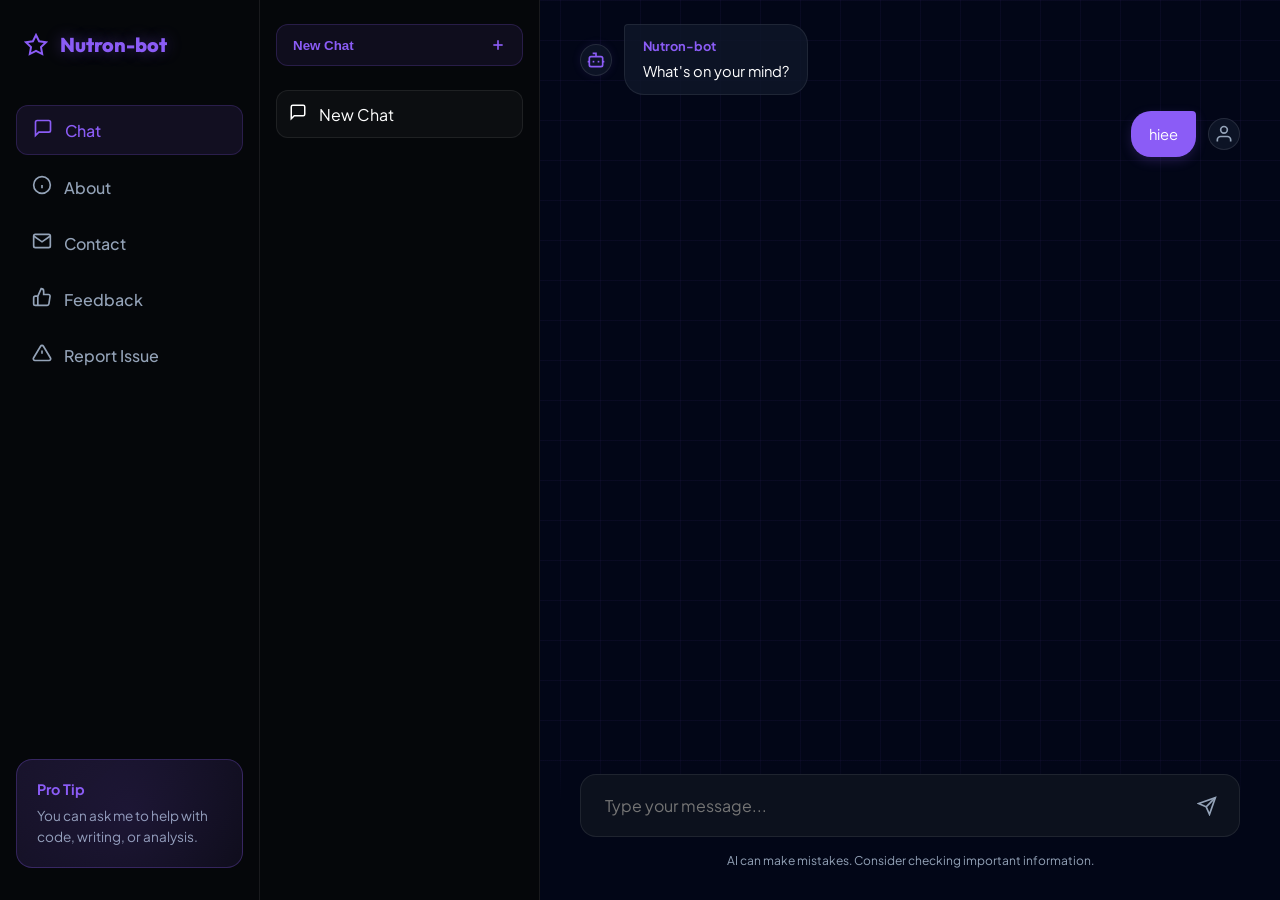
<file: index.html>
<!DOCTYPE html>
<html lang="en">

<head>
    <meta charset="UTF-8">
    <title>Nutron Chat - AI Chat Box</title>
    <meta name="viewport" content="width=device-width, initial-scale=1.0">
    <link rel="stylesheet" href="../css/style.css?v=2.2">
    <link rel="preconnect" href="https://fonts.googleapis.com">
    <link rel="preconnect" href="https://fonts.gstatic.com" crossorigin>
    <link
        href="https://fonts.googleapis.com/css2?family=Outfit:wght@300;400;500;600;700&family=Plus+Jakarta+Sans:ital,wght@0,200..800;1,200..800&display=swap"
        rel="stylesheet">
    <link rel="manifest" href="manifest.json">
    <link rel="icon" href="favicon.ico">
</head>

<body>
    <div class="main-layout">
        <!-- Sidebar -->
        <aside class="sidebar">
            <div class="sidebar-header">
                <svg width="24" height="24" viewBox="0 0 24 24" fill="none" stroke="currentColor" stroke-width="2">
                    <path
                        d="M12 2l3.09 6.26L22 9.27l-5 4.87 1.18 6.88L12 17.77l-6.18 3.25L7 14.14l-5-4.87 6.91-1.01L12 2z">
                    </path>
                </svg>
                Nutron-bot
            </div>
            <nav class="sidebar-nav">
                <a href="index.html" class="active">
                    <span class="icon">
                        <svg width="20" height="20" viewBox="0 0 24 24" fill="none" stroke="currentColor"
                            stroke-width="2">
                            <path d="M21 15a2 2 0 0 1-2 2H7l-4 4V5a2 2 0 0 1 2-2h14a2 2 0 0 1 2 2z"></path>
                        </svg>
                    </span> Chat
                </a>
                <a href="about.html">
                    <span class="icon">
                        <svg width="20" height="20" viewBox="0 0 24 24" fill="none" stroke="currentColor"
                            stroke-width="2">
                            <circle cx="12" cy="12" r="10"></circle>
                            <line x1="12" y1="16" x2="12" y2="12"></line>
                            <line x1="12" y1="8" x2="12.01" y2="8"></line>
                        </svg>
                    </span> About
                </a>
                <a href="contact.html">
                    <span class="icon">
                        <svg width="20" height="20" viewBox="0 0 24 24" fill="none" stroke="currentColor"
                            stroke-width="2">
                            <path d="M4 4h16c1.1 0 2 .9 2 2v12c0 1.1-.9 2-2 2H4c-1.1 0-2-.9-2-2V6c0-1.1.9-2 2-2z">
                            </path>
                            <polyline points="22,6 12,13 2,6"></polyline>
                        </svg>
                    </span> Contact
                </a>
                <a href="feedback.html">
                    <span class="icon">
                        <svg width="20" height="20" viewBox="0 0 24 24" fill="none" stroke="currentColor"
                            stroke-width="2">
                            <path
                                d="M14 9V5a3 3 0 0 0-3-3l-4 9v11h11.28a2 2 0 0 0 2-1.7l1.38-9a2 2 0 0 0-2-2.3zM7 22H4a2 2 0 0 1-2-2v-7a2 2 0 0 1 2-2h3">
                            </path>
                        </svg>
                    </span> Feedback
                </a>
                <a href="report-issue.html">
                    <span class="icon">
                        <svg width="20" height="20" viewBox="0 0 24 24" fill="none" stroke="currentColor"
                            stroke-width="2">
                            <path
                                d="M10.29 3.86L1.82 18a2 2 0 0 0 1.71 3h16.94a2 2 0 0 0 1.71-3L13.71 3.86a2 2 0 0 0-3.42 0z">
                            </path>
                            <line x1="12" y1="9" x2="12" y2="13"></line>
                            <line x1="12" y1="17" x2="12.01" y2="17"></line>
                        </svg>
                    </span> Report Issue
                </a>
            </nav>
            <div class="pro-tip-card">
                <div class="tip-title">Pro Tip</div>
                <div class="tip-content">You can ask me to help with code, writing, or analysis.</div>
            </div>
        </aside>

        <!-- Conversations Column -->
        <aside class="conv-column">
            <button class="new-chat-btn">
                New Chat
                <svg width="16" height="16" viewBox="0 0 24 24" fill="none" stroke="currentColor" stroke-width="2.5">
                    <line x1="12" y1="5" x2="12" y2="19"></line>
                    <line x1="5" y1="12" x2="19" y2="12"></line>
                </svg>
            </button>
            <div class="conv-list">
                <div class="conv-item active">
                    <span class="chat-icon">
                        <svg width="18" height="18" viewBox="0 0 24 24" fill="none" stroke="currentColor"
                            stroke-width="2">
                            <path d="M21 15a2 2 0 0 1-2 2H7l-4 4V5a2 2 0 0 1 2-2h14a2 2 0 0 1 2 2z"></path>
                        </svg>
                    </span> New Chat
                </div>
            </div>
        </aside>

        <!-- Main Chat Area -->
        <section class="chat-section">
            <div class="chat-messages animate-fade-in" id="chat-messages">
                <!-- AI Message -->
                <div class="message ai">
                    <div class="ai-avatar-wrapper">
                        <svg width="20" height="20" viewBox="0 0 24 24" fill="none" stroke="currentColor"
                            stroke-width="2">
                            <path d="M12 8V4H8"></path>
                            <rect width="16" height="12" x="4" y="8" rx="2"></rect>
                            <path d="M2 14h2"></path>
                            <path d="M20 14h2"></path>
                            <path d="M15 13v2"></path>
                            <path d="M9 13v2"></path>
                        </svg>
                    </div>
                    <div class="bubble ai">
                        <div class="ai-header">Nutron-bot</div>
                        <p>What's on your mind?</p>
                    </div>
                </div>

                <!-- User Message -->
                <div class="message user">
                    <div class="bubble user">
                        <p>hiee</p>
                    </div>
                    <div class="user-avatar-wrapper">
                        <svg width="20" height="20" viewBox="0 0 24 24" fill="none" stroke="currentColor"
                            stroke-width="2">
                            <path d="M20 21v-2a4 4 0 0 0-4-4H8a4 4 0 0 0-4 4v2"></path>
                            <circle cx="12" cy="7" r="4"></circle>
                        </svg>
                    </div>
                </div>
            </div>

            <div class="chat-input-container">
                <div class="input-wrapper">
                    <input type="text" id="user-input" placeholder="Type your message..." autocomplete="off">
                    <button id="send-btn" class="send-btn">
                        <svg width="20" height="20" viewBox="0 0 24 24" fill="none" stroke="currentColor"
                            stroke-width="2">
                            <path d="M22 2L11 13"></path>
                            <path d="M22 2L15 22L11 13L2 9L22 2Z"></path>
                        </svg>
                    </button>
                </div>
                <div class="input-footer">AI can make mistakes. Consider checking important information.</div>
            </div>
        </section>
    </div>
    <script src="../javascript/script.js"></script>
</body>

</html>
</file>
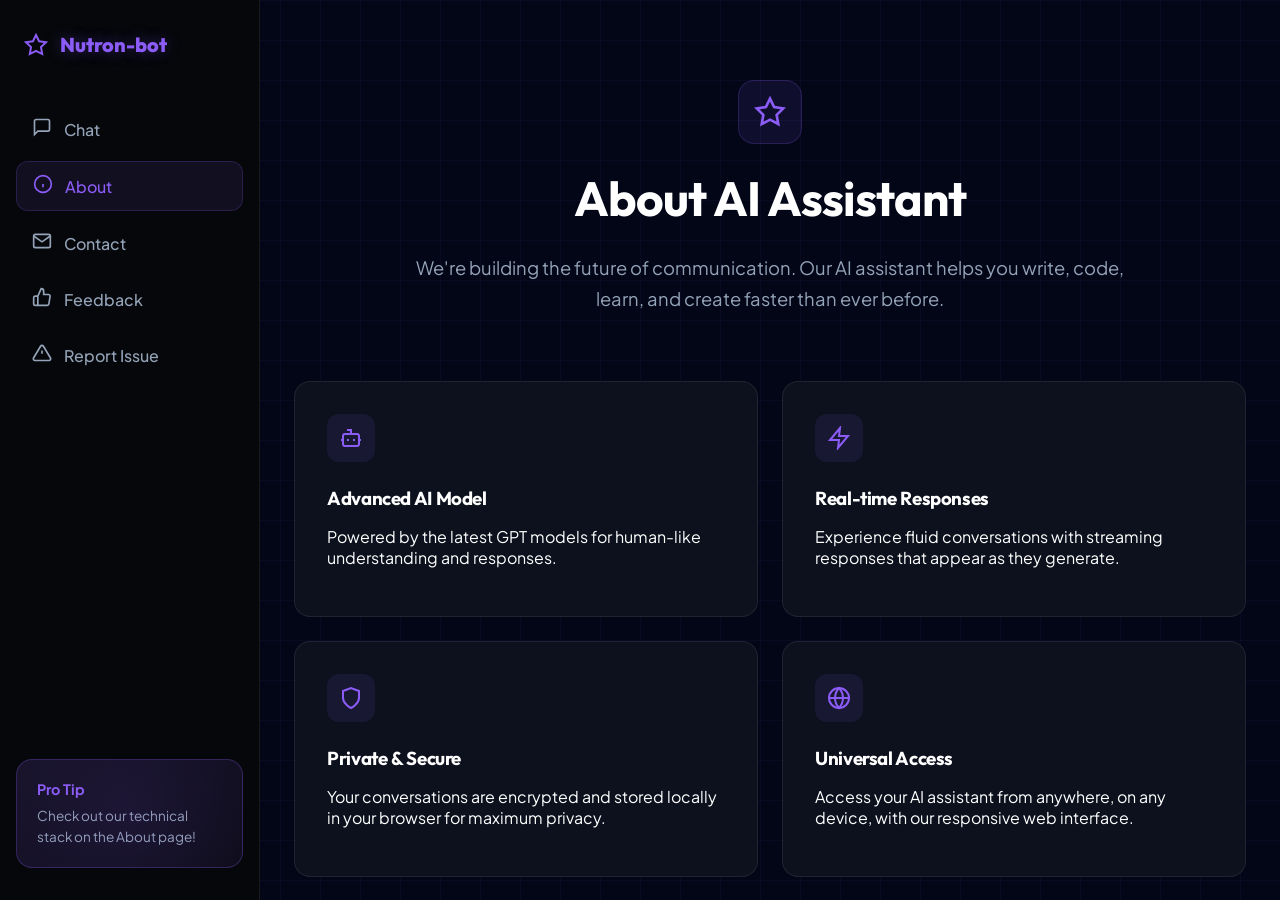
<file: about.html>
<!DOCTYPE html>
<html lang="en">

<head>
    <meta charset="UTF-8">
    <title>About | Nutron Chat</title>
    <meta name="viewport" content="width=device-width, initial-scale=1.0">
    <link rel="stylesheet" href="../css/style.css?v=2.2">
    <link rel="preconnect" href="https://fonts.googleapis.com">
    <link rel="preconnect" href="https://fonts.gstatic.com" crossorigin>
    <link
        href="https://fonts.googleapis.com/css2?family=Outfit:wght@300;400;500;600;700&family=Plus+Jakarta+Sans:ital,wght@0,200..800;1,200..800&display=swap"
        rel="stylesheet">
</head>

<body>
    <div class="main-layout">
        <!-- Sidebar -->
        <aside class="sidebar">
            <div class="sidebar-header">
                <svg width="24" height="24" viewBox="0 0 24 24" fill="none" stroke="currentColor" stroke-width="2">
                    <path
                        d="M12 2l3.09 6.26L22 9.27l-5 4.87 1.18 6.88L12 17.77l-6.18 3.25L7 14.14l-5-4.87 6.91-1.01L12 2z">
                    </path>
                </svg>
                Nutron-bot
            </div>
            <nav class="sidebar-nav">
                <a href="index.html">
                    <span class="icon">
                        <svg width="20" height="20" viewBox="0 0 24 24" fill="none" stroke="currentColor"
                            stroke-width="2">
                            <path d="M21 15a2 2 0 0 1-2 2H7l-4 4V5a2 2 0 0 1 2-2h14a2 2 0 0 1 2 2z"></path>
                        </svg>
                    </span> Chat
                </a>
                <a href="about.html" class="active">
                    <span class="icon">
                        <svg width="20" height="20" viewBox="0 0 24 24" fill="none" stroke="currentColor"
                            stroke-width="2">
                            <circle cx="12" cy="12" r="10"></circle>
                            <line x1="12" y1="16" x2="12" y2="12"></line>
                            <line x1="12" y1="8" x2="12.01" y2="8"></line>
                        </svg>
                    </span> About
                </a>
                <a href="contact.html">
                    <span class="icon">
                        <svg width="20" height="20" viewBox="0 0 24 24" fill="none" stroke="currentColor"
                            stroke-width="2">
                            <path d="M4 4h16c1.1 0 2 .9 2 2v12c0 1.1-.9 2-2 2H4c-1.1 0-2-.9-2-2V6c0-1.1.9-2 2-2z">
                            </path>
                            <polyline points="22,6 12,13 2,6"></polyline>
                        </svg>
                    </span> Contact
                </a>
                <a href="feedback.html">
                    <span class="icon">
                        <svg width="20" height="20" viewBox="0 0 24 24" fill="none" stroke="currentColor"
                            stroke-width="2">
                            <path
                                d="M14 9V5a3 3 0 0 0-3-3l-4 9v11h11.28a2 2 0 0 0 2-1.7l1.38-9a2 2 0 0 0-2-2.3zM7 22H4a2 2 0 0 1-2-2v-7a2 2 0 0 1 2-2h3">
                            </path>
                        </svg>
                    </span> Feedback
                </a>
                <a href="report-issue.html">
                    <span class="icon">
                        <svg width="20" height="20" viewBox="0 0 24 24" fill="none" stroke="currentColor"
                            stroke-width="2">
                            <path
                                d="M10.29 3.86L1.82 18a2 2 0 0 0 1.71 3h16.94a2 2 0 0 0 1.71-3L13.71 3.86a2 2 0 0 0-3.42 0z">
                            </path>
                            <line x1="12" y1="9" x2="12" y2="13"></line>
                            <line x1="12" y1="17" x2="12.01" y2="17"></line>
                        </svg>
                    </span> Report Issue
                </a>
            </nav>
            <div class="pro-tip-card">
                <div class="tip-title">Pro Tip</div>
                <div class="tip-content">Check out our technical stack on the About page!</div>
            </div>
        </aside>

        <section class="chat-section">
            <div class="about-hero animate-fade-in">
                <div class="about-icon-main">
                    <svg width="32" height="32" viewBox="0 0 24 24" fill="none" stroke="currentColor" stroke-width="2">
                        <path
                            d="M12 2l3.09 6.26L22 9.27l-5 4.87 1.18 6.88L12 17.77l-6.18 3.25L7 14.14l-5-4.87 6.91-1.01L12 2z">
                        </path>
                    </svg>
                </div>
                <h1>About AI Assistant</h1>
                <p class="about-subtitle">We're building the future of communication. Our AI assistant helps you write,
                    code, learn, and create faster than ever before.</p>
            </div>

            <div class="about-grid animate-fade-in" style="animation-delay: 0.2s;">
                <div class="about-card">
                    <div class="card-icon">
                        <svg width="24" height="24" viewBox="0 0 24 24" fill="none" stroke="currentColor"
                            stroke-width="2">
                            <path d="M12 8V4H8"></path>
                            <rect width="16" height="12" x="4" y="8" rx="2"></rect>
                            <path d="M2 14h2"></path>
                            <path d="M20 14h2"></path>
                            <path d="M15 13v2"></path>
                            <path d="M9 13v2"></path>
                        </svg>
                    </div>
                    <h3>Advanced AI Model</h3>
                    <p>Powered by the latest GPT models for human-like understanding and responses.</p>
                </div>

                <div class="about-card">
                    <div class="card-icon">
                        <svg width="24" height="24" viewBox="0 0 24 24" fill="none" stroke="currentColor"
                            stroke-width="2">
                            <path d="M13 2L3 14h9l-1 8 10-12h-9l1-8z"></path>
                        </svg>
                    </div>
                    <h3>Real-time Responses</h3>
                    <p>Experience fluid conversations with streaming responses that appear as they generate.</p>
                </div>

                <div class="about-card">
                    <div class="card-icon">
                        <svg width="24" height="24" viewBox="0 0 24 24" fill="none" stroke="currentColor"
                            stroke-width="2">
                            <path d="M12 22s8-4 8-10V5l-8-3-8 3v7c0 6 8 10 8 10z"></path>
                        </svg>
                    </div>
                    <h3>Private & Secure</h3>
                    <p>Your conversations are encrypted and stored locally in your browser for maximum privacy.</p>
                </div>

                <div class="about-card">
                    <div class="card-icon">
                        <svg width="24" height="24" viewBox="0 0 24 24" fill="none" stroke="currentColor"
                            stroke-width="2">
                            <circle cx="12" cy="12" r="10"></circle>
                            <line x1="2" y1="12" x2="22" y2="12"></line>
                            <path
                                d="M12 2a15.3 15.3 0 0 1 4 10 15.3 15.3 0 0 1-4 10 15.3 15.3 0 0 1-4-10 15.3 15.3 0 0 1 4-10z">
                            </path>
                        </svg>
                    </div>
                    <h3>Universal Access</h3>
                    <p>Access your AI assistant from anywhere, on any device, with our responsive web interface.</p>
                </div>
            </div>
        </section>
    </div>
    <script src="../javascript/script.js"></script>
</body>

</html>
</file>
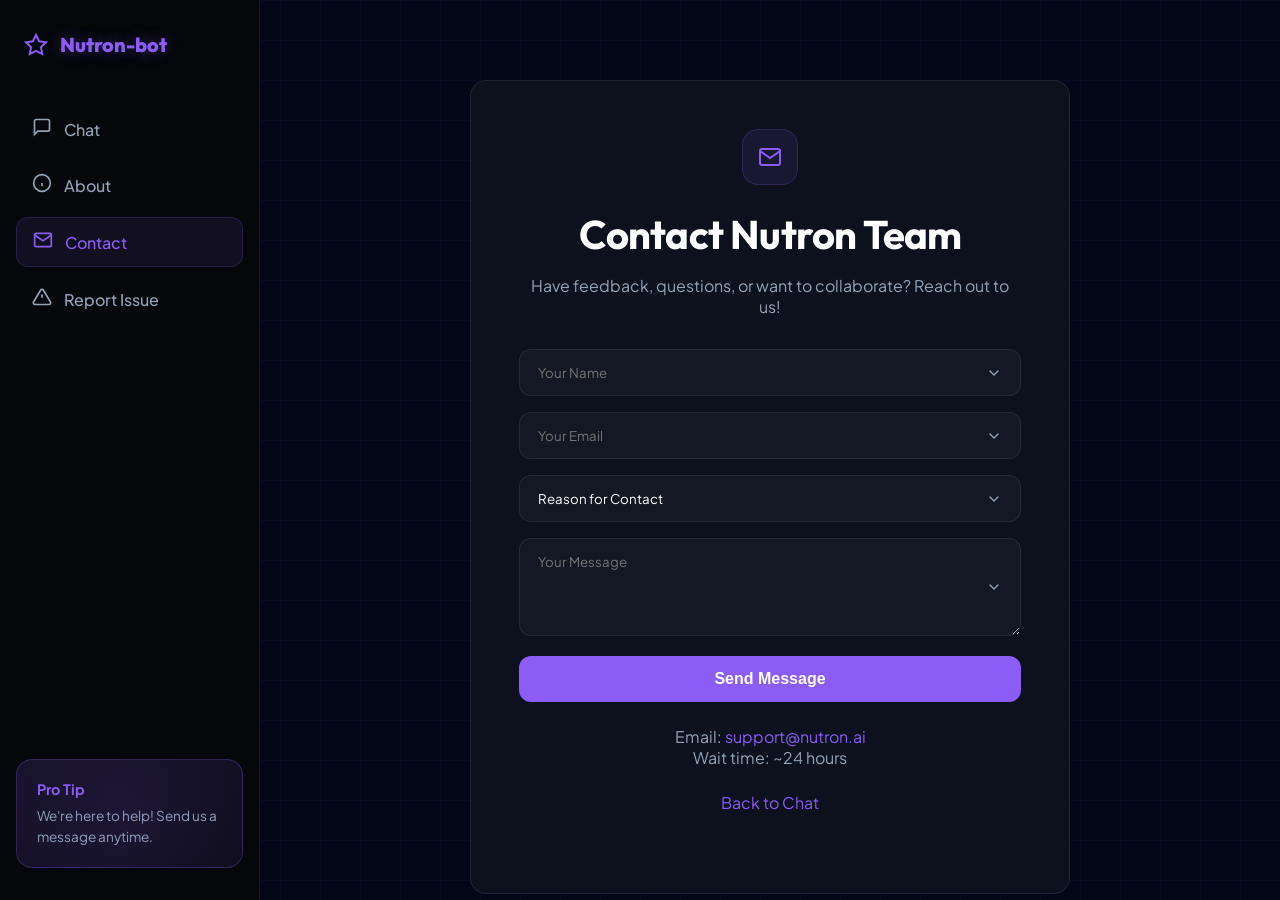
<file: contact.html>
<!DOCTYPE html>
<html lang="en">

<head>
    <meta charset="UTF-8">
    <title>Contact | Nutron Chat</title>
    <meta name="viewport" content="width=device-width, initial-scale=1.0">
    <link rel="stylesheet" href="../css/style.css?v=2.2">
    <link rel="preconnect" href="https://fonts.googleapis.com">
    <link rel="preconnect" href="https://fonts.gstatic.com" crossorigin>
    <link
        href="https://fonts.googleapis.com/css2?family=Outfit:wght@300;400;500;600;700&family=Plus+Jakarta+Sans:ital,wght@0,200..800;1,200..800&display=swap"
        rel="stylesheet">
</head>

<body>
    <div class="main-layout">
        <!-- Sidebar -->
        <aside class="sidebar">
            <div class="sidebar-header">
                <svg width="24" height="24" viewBox="0 0 24 24" fill="none" stroke="currentColor" stroke-width="2">
                    <path
                        d="M12 2l3.09 6.26L22 9.27l-5 4.87 1.18 6.88L12 17.77l-6.18 3.25L7 14.14l-5-4.87 6.91-1.01L12 2z">
                    </path>
                </svg>
                Nutron-bot
            </div>
            <nav class="sidebar-nav">
                <a href="index.html">
                    <span class="icon">
                        <svg width="20" height="20" viewBox="0 0 24 24" fill="none" stroke="currentColor"
                            stroke-width="2">
                            <path d="M21 15a2 2 0 0 1-2 2H7l-4 4V5a2 2 0 0 1 2-2h14a2 2 0 0 1 2 2z"></path>
                        </svg>
                    </span> Chat
                </a>
                <a href="about.html">
                    <span class="icon">
                        <svg width="20" height="20" viewBox="0 0 24 24" fill="none" stroke="currentColor"
                            stroke-width="2">
                            <circle cx="12" cy="12" r="10"></circle>
                            <line x1="12" y1="16" x2="12" y2="12"></line>
                            <line x1="12" y1="8" x2="12.01" y2="8"></line>
                        </svg>
                    </span> About
                </a>
                <a href="contact.html" class="active">
                    <span class="icon">
                        <svg width="20" height="20" viewBox="0 0 24 24" fill="none" stroke="currentColor"
                            stroke-width="2">
                            <path d="M4 4h16c1.1 0 2 .9 2 2v12c0 1.1-.9 2-2 2H4c-1.1 0-2-.9-2-2V6c0-1.1.9-2 2-2z">
                            </path>
                            <polyline points="22,6 12,13 2,6"></polyline>
                        </svg>
                    </span> Contact
                </a>
                <a href="report-issue.html">
                    <span class="icon">
                        <svg width="20" height="20" viewBox="0 0 24 24" fill="none" stroke="currentColor"
                            stroke-width="2">
                            <path
                                d="M10.29 3.86L1.82 18a2 2 0 0 0 1.71 3h16.94a2 2 0 0 0 1.71-3L13.71 3.86a2 2 0 0 0-3.42 0z">
                            </path>
                            <line x1="12" y1="9" x2="12" y2="13"></line>
                            <line x1="12" y1="17" x2="12.01" y2="17"></line>
                        </svg>
                    </span> Report Issue
                </a>
            </nav>
            <div class="pro-tip-card">
                <div class="tip-title">Pro Tip</div>
                <div class="tip-content">We're here to help! Send us a message anytime.</div>
            </div>
        </aside>

        <section class="chat-section">
            <div class="contact-container animate-fade-in">
                <div class="about-icon-main" style="width: 56px; height: 56px;">
                    <svg width="24" height="24" viewBox="0 0 24 24" fill="none" stroke="currentColor" stroke-width="2">
                        <path d="M4 4h16c1.1 0 2 .9 2 2v12c0 1.1-.9 2-2 2H4c-1.1 0-2-.9-2-2V6c0-1.1.9-2 2-2z"></path>
                        <polyline points="22,6 12,13 2,6"></polyline>
                    </svg>
                </div>
                <h1>Contact Nutron Team</h1>
                <p>Have feedback, questions, or want to collaborate? Reach out to us!</p>
                <form onsubmit="alert('Thank you for your message!'); return false;">
                    <input type="text" placeholder="Your Name" required>
                    <input type="email" placeholder="Your Email" required>
                    <select required>
                        <option value="" disabled selected>Reason for Contact</option>
                        <option value="feedback">Feedback</option>
                        <option value="bug">Report a Bug</option>
                        <option value="support">Support</option>
                    </select>
                    <textarea rows="4" placeholder="Your Message" required></textarea>
                    <button type="submit">Send Message</button>
                </form>
                <div class="contact-info">
                    <div>Email: <a href="mailto:support@nutron.ai">support@nutron.ai</a></div>
                    <div>Wait time: ~24 hours</div>
                </div>
                <p style="margin-top:24px;"><a href="index.html"
                        style="color:var(--brand-primary); text-decoration:none;">Back to Chat</a></p>
            </div>
        </section>
    </div>
    <script src="../javascript/script.js"></script>
</body>

</html>
</file>
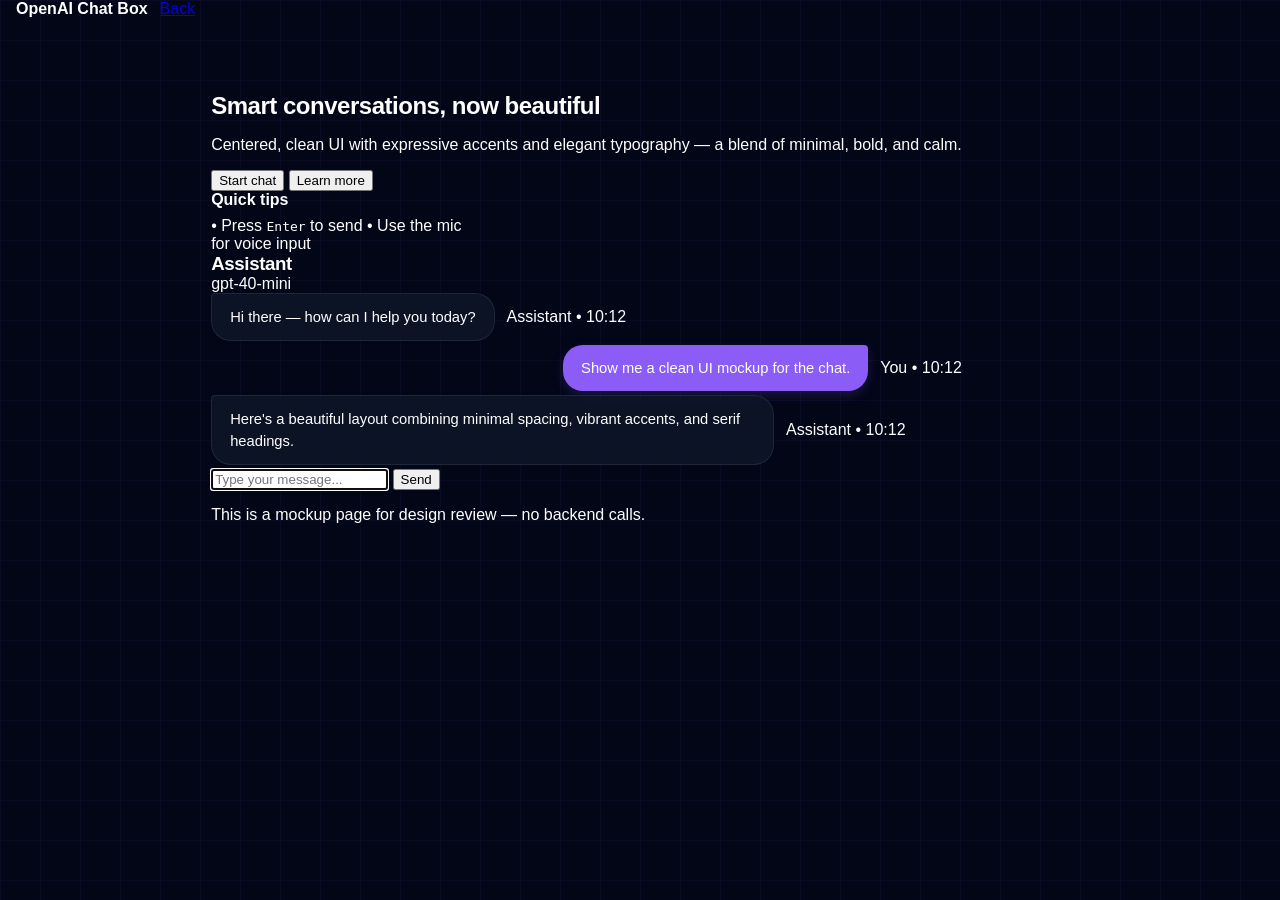
<file: design_mockup.html>
<!doctype html>
<html lang="en">
<head>
  <meta charset="utf-8">
  <meta name="viewport" content="width=device-width,initial-scale=1">
  <title>Design Mockup — Chat</title>
  <link href="https://fonts.googleapis.com/css2?family=Inter:wght@300;400;600;700&family=Playfair+Display:wght@400;600&display=swap" rel="stylesheet">
  <link rel="stylesheet" href="../css/style.css">
</head>
<body class="design-mockup-root">
  <nav class="navbar"><div style="max-width:1200px;margin:0 auto;display:flex;align-items:center;gap:12px;width:100%;padding:0 16px;"><a href="index.html" class="logo" style="font-weight:700;color:var(--brand-1);text-decoration:none;">OpenAI Chat Box</a><div style="margin-left:auto"><a href="index.html">Back</a></div></div></nav>
  <main class="main-container" style="flex-direction:column;align-items:center;padding-top:92px;">
    <section class="design-hero">
      <h1>Smart conversations, now beautiful</h1>
      <p>Centered, clean UI with expressive accents and elegant typography — a blend of minimal, bold, and calm.</p>
      <div class="mockup-action">
        <button class="btn-cta">Start chat</button>
        <button class="btn-secondary">Learn more</button>
      </div>
    </section>

    <div class="center-stage">
      <aside class="card" style="width:260px;">
        <div style="font-weight:700;color:var(--brand-1);margin-bottom:8px">Quick tips</div>
        <div class="small-note">• Press <kbd>Enter</kbd> to send • Use the mic for voice input</div>
      </aside>

      <section class="mock-chat card" aria-label="Chat mockup">
        <div class="chat-header">
          <h3>Assistant</h3>
          <span class="backend-badge">gpt-40-mini</span>
        </div>

        <div class="chat-body">
          <div class="message"><div class="bubble ai">Hi there — how can I help you today?</div><div class="meta">Assistant • 10:12</div></div>
          <div class="message user"><div class="bubble user">Show me a clean UI mockup for the chat.</div><div class="meta">You • 10:12</div></div>
          <div class="message"><div class="bubble ai">Here's a beautiful layout combining minimal spacing, vibrant accents, and serif headings.</div><div class="meta">Assistant • 10:12</div></div>
        </div>

        <form class="chat-input-area" onsubmit="event.preventDefault(); alert('Send pressed in mockup');">
          <input id="user-input" type="text" placeholder="Type your message..." aria-label="Message input">
          <button id="send-btn" type="submit">Send</button>
        </form>
      </section>
    </div>

    <p class="small-note">This is a mockup page for design review — no backend calls.</p>
  </main>

  <script>
    // small JS: focus input on load
    document.addEventListener('DOMContentLoaded', function(){ const i = document.getElementById('user-input'); if(i) i.focus(); });
  </script>
</body>
</html>
</file>
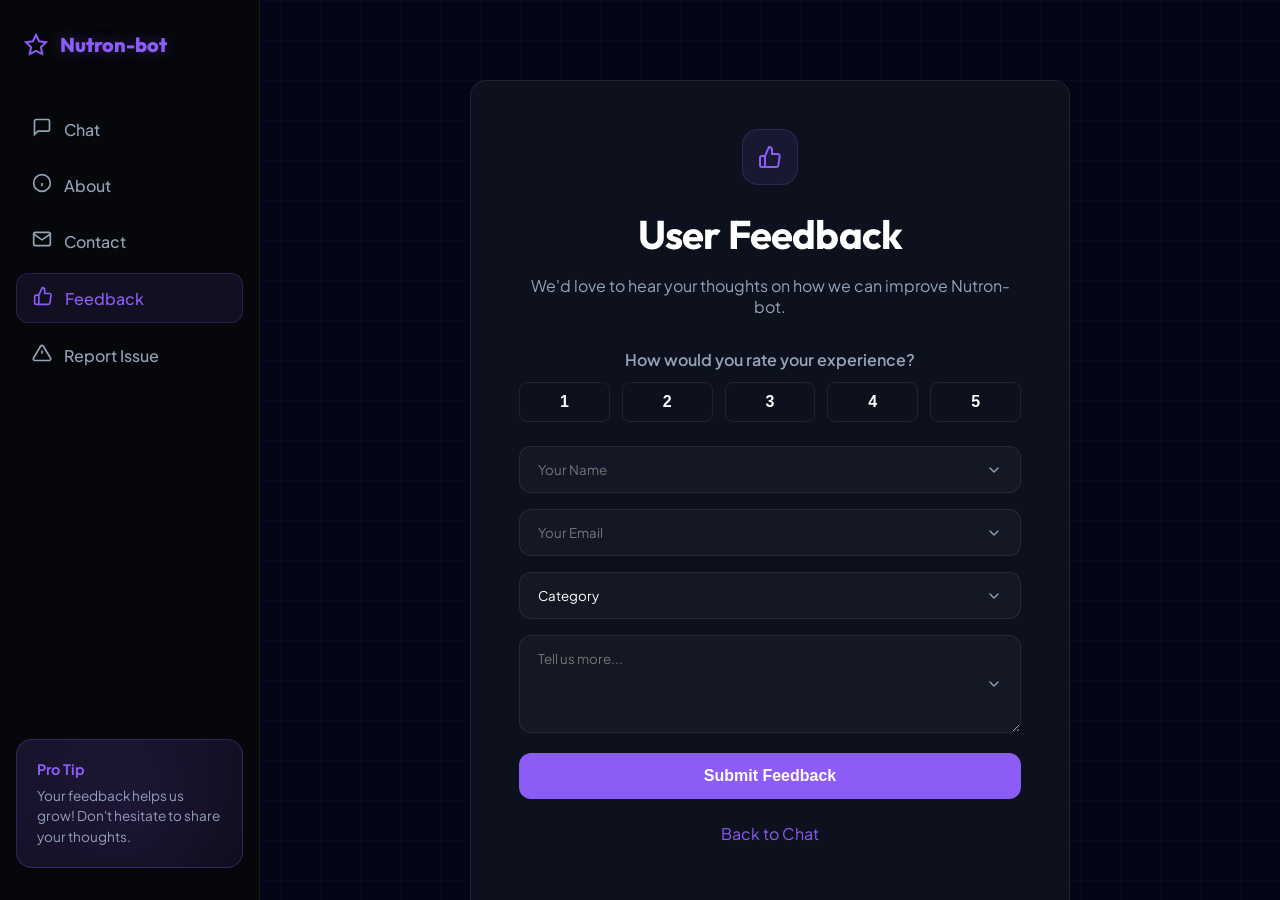
<file: feedback.html>
<!DOCTYPE html>
<html lang="en">

<head>
    <meta charset="UTF-8">
    <title>Feedback | Nutron Chat</title>
    <meta name="viewport" content="width=device-width, initial-scale=1.0">
    <link rel="stylesheet" href="../css/style.css?v=2.2">
    <link rel="preconnect" href="https://fonts.googleapis.com">
    <link rel="preconnect" href="https://fonts.gstatic.com" crossorigin>
    <link
        href="https://fonts.googleapis.com/css2?family=Outfit:wght@300;400;500;600;700&family=Plus+Jakarta+Sans:ital,wght@0,200..800;1,200..800&display=swap"
        rel="stylesheet">
</head>

<body>
    <div class="main-layout">
        <!-- Sidebar -->
        <aside class="sidebar">
            <div class="sidebar-header">
                <svg width="24" height="24" viewBox="0 0 24 24" fill="none" stroke="currentColor" stroke-width="2">
                    <path
                        d="M12 2l3.09 6.26L22 9.27l-5 4.87 1.18 6.88L12 17.77l-6.18 3.25L7 14.14l-5-4.87 6.91-1.01L12 2z">
                    </path>
                </svg>
                Nutron-bot
            </div>
            <nav class="sidebar-nav">
                <a href="index.html">
                    <span class="icon">
                        <svg width="20" height="20" viewBox="0 0 24 24" fill="none" stroke="currentColor"
                            stroke-width="2">
                            <path d="M21 15a2 2 0 0 1-2 2H7l-4 4V5a2 2 0 0 1 2-2h14a2 2 0 0 1 2 2z"></path>
                        </svg>
                    </span> Chat
                </a>
                <a href="about.html">
                    <span class="icon">
                        <svg width="20" height="20" viewBox="0 0 24 24" fill="none" stroke="currentColor"
                            stroke-width="2">
                            <circle cx="12" cy="12" r="10"></circle>
                            <line x1="12" y1="16" x2="12" y2="12"></line>
                            <line x1="12" y1="8" x2="12.01" y2="8"></line>
                        </svg>
                    </span> About
                </a>
                <a href="contact.html">
                    <span class="icon">
                        <svg width="20" height="20" viewBox="0 0 24 24" fill="none" stroke="currentColor"
                            stroke-width="2">
                            <path d="M4 4h16c1.1 0 2 .9 2 2v12c0 1.1-.9 2-2 2H4c-1.1 0-2-.9-2-2V6c0-1.1.9-2 2-2z">
                            </path>
                            <polyline points="22,6 12,13 2,6"></polyline>
                        </svg>
                    </span> Contact
                </a>
                <a href="feedback.html" class="active">
                    <span class="icon">
                        <svg width="20" height="20" viewBox="0 0 24 24" fill="none" stroke="currentColor"
                            stroke-width="2">
                            <path
                                d="M14 9V5a3 3 0 0 0-3-3l-4 9v11h11.28a2 2 0 0 0 2-1.7l1.38-9a2 2 0 0 0-2-2.3zM7 22H4a2 2 0 0 1-2-2v-7a2 2 0 0 1 2-2h3">
                            </path>
                        </svg>
                    </span> Feedback
                </a>
                <a href="report-issue.html">
                    <span class="icon">
                        <svg width="20" height="20" viewBox="0 0 24 24" fill="none" stroke="currentColor"
                            stroke-width="2">
                            <path
                                d="M10.29 3.86L1.82 18a2 2 0 0 0 1.71 3h16.94a2 2 0 0 0 1.71-3L13.71 3.86a2 2 0 0 0-3.42 0z">
                            </path>
                            <line x1="12" y1="9" x2="12" y2="13"></line>
                            <line x1="12" y1="17" x2="12.01" y2="17"></line>
                        </svg>
                    </span> Report Issue
                </a>
            </nav>
            <div class="pro-tip-card">
                <div class="tip-title">Pro Tip</div>
                <div class="tip-content">Your feedback helps us grow! Don't hesitate to share your thoughts.</div>
            </div>
        </aside>

        <section class="chat-section">
            <div class="contact-container animate-fade-in">
                <div class="about-icon-main" style="width: 56px; height: 56px;">
                    <svg width="24" height="24" viewBox="0 0 24 24" fill="none" stroke="currentColor" stroke-width="2">
                        <path
                            d="M14 9V5a3 3 0 0 0-3-3l-4 9v11h11.28a2 2 0 0 0 2-1.7l1.38-9a2 2 0 0 0-2-2.3zM7 22H4a2 2 0 0 1-2-2v-7a2 2 0 0 1 2-2h3">
                        </path>
                    </svg>
                </div>
                <h1>User Feedback</h1>
                <p>We'd love to hear your thoughts on how we can improve Nutron-bot.</p>

                <form onsubmit="alert('Thank you for your feedback!'); return false;">
                    <div class="rating-box" style="margin-bottom: 24px;">
                        <p style="margin-bottom: 12px; font-weight: 600;">How would you rate your experience?</p>
                        <div style="display: flex; justify-content: center; gap: 12px;">
                            <button type="button" class="rating-btn"
                                onclick="this.parentElement.querySelectorAll('.rating-btn').forEach(b=>b.style.borderColor='var(--border-color)'); this.style.borderColor='var(--brand-primary)';"
                                style="background: transparent; border: 1px solid var(--border-color); color: var(--text-primary); padding: 10px 15px; border-radius: var(--radius-sm); cursor: pointer;">1</button>
                            <button type="button" class="rating-btn"
                                onclick="this.parentElement.querySelectorAll('.rating-btn').forEach(b=>b.style.borderColor='var(--border-color)'); this.style.borderColor='var(--brand-primary)';"
                                style="background: transparent; border: 1px solid var(--border-color); color: var(--text-primary); padding: 10px 15px; border-radius: var(--radius-sm); cursor: pointer;">2</button>
                            <button type="button" class="rating-btn"
                                onclick="this.parentElement.querySelectorAll('.rating-btn').forEach(b=>b.style.borderColor='var(--border-color)'); this.style.borderColor='var(--brand-primary)';"
                                style="background: transparent; border: 1px solid var(--border-color); color: var(--text-primary); padding: 10px 15px; border-radius: var(--radius-sm); cursor: pointer;">3</button>
                            <button type="button" class="rating-btn"
                                onclick="this.parentElement.querySelectorAll('.rating-btn').forEach(b=>b.style.borderColor='var(--border-color)'); this.style.borderColor='var(--brand-primary)';"
                                style="background: transparent; border: 1px solid var(--border-color); color: var(--text-primary); padding: 10px 15px; border-radius: var(--radius-sm); cursor: pointer;">4</button>
                            <button type="button" class="rating-btn"
                                onclick="this.parentElement.querySelectorAll('.rating-btn').forEach(b=>b.style.borderColor='var(--border-color)'); this.style.borderColor='var(--brand-primary)';"
                                style="background: transparent; border: 1px solid var(--border-color); color: var(--text-primary); padding: 10px 15px; border-radius: var(--radius-sm); cursor: pointer;">5</button>
                        </div>
                    </div>

                    <input type="text" placeholder="Your Name" required>
                    <input type="email" placeholder="Your Email" required>

                    <select required>
                        <option value="" disabled selected>Category</option>
                        <option value="ui">User Interface</option>
                        <option value="performance">Performance</option>
                        <option value="accuracy">AI Accuracy</option>
                        <option value="feature">Feature Request</option>
                        <option value="other">Other</option>
                    </select>

                    <textarea rows="4" placeholder="Tell us more..." required></textarea>

                    <button type="submit">Submit Feedback</button>
                </form>

                <p style="margin-top:24px;"><a href="index.html"
                        style="color:var(--brand-primary); text-decoration:none;">Back to Chat</a></p>
            </div>
        </section>
    </div>
    <script src="../javascript/script.js"></script>
</body>

</html>
</file>
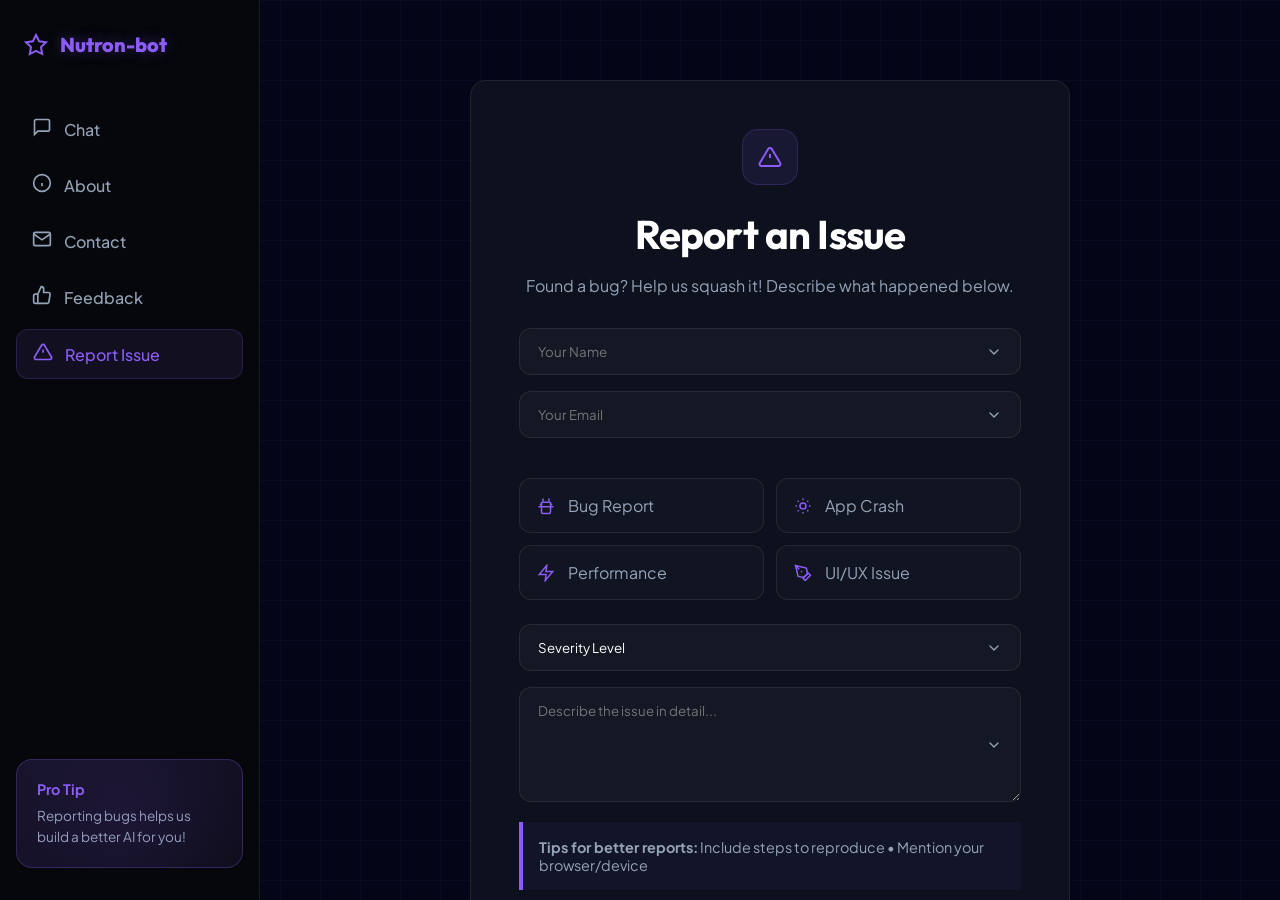
<file: report-issue.html>
<!DOCTYPE html>
<html lang="en">

<head>
    <meta charset="UTF-8">
    <title>Report Issue | Nutron Chat</title>
    <meta name="viewport" content="width=device-width, initial-scale=1.0">
    <link rel="stylesheet" href="../css/style.css?v=2.2">
    <link rel="preconnect" href="https://fonts.googleapis.com">
    <link rel="preconnect" href="https://fonts.gstatic.com" crossorigin>
    <link
        href="https://fonts.googleapis.com/css2?family=Outfit:wght@300;400;500;600;700&family=Plus+Jakarta+Sans:ital,wght@0,200..800;1,200..800&display=swap"
        rel="stylesheet">
</head>

<body>
    <div class="main-layout">
        <!-- Sidebar -->
        <aside class="sidebar">
            <div class="sidebar-header">
                <svg width="24" height="24" viewBox="0 0 24 24" fill="none" stroke="currentColor" stroke-width="2">
                    <path
                        d="M12 2l3.09 6.26L22 9.27l-5 4.87 1.18 6.88L12 17.77l-6.18 3.25L7 14.14l-5-4.87 6.91-1.01L12 2z">
                    </path>
                </svg>
                Nutron-bot
            </div>
            <nav class="sidebar-nav">
                <a href="index.html">
                    <span class="icon">
                        <svg width="20" height="20" viewBox="0 0 24 24" fill="none" stroke="currentColor"
                            stroke-width="2">
                            <path d="M21 15a2 2 0 0 1-2 2H7l-4 4V5a2 2 0 0 1 2-2h14a2 2 0 0 1 2 2z"></path>
                        </svg>
                    </span> Chat
                </a>
                <a href="about.html">
                    <span class="icon">
                        <svg width="20" height="20" viewBox="0 0 24 24" fill="none" stroke="currentColor"
                            stroke-width="2">
                            <circle cx="12" cy="12" r="10"></circle>
                            <line x1="12" y1="16" x2="12" y2="12"></line>
                            <line x1="12" y1="8" x2="12.01" y2="8"></line>
                        </svg>
                    </span> About
                </a>
                <a href="contact.html">
                    <span class="icon">
                        <svg width="20" height="20" viewBox="0 0 24 24" fill="none" stroke="currentColor"
                            stroke-width="2">
                            <path d="M4 4h16c1.1 0 2 .9 2 2v12c0 1.1-.9 2-2 2H4c-1.1 0-2-.9-2-2V6c0-1.1.9-2 2-2z">
                            </path>
                            <polyline points="22,6 12,13 2,6"></polyline>
                        </svg>
                    </span> Contact
                </a>
                <a href="feedback.html">
                    <span class="icon">
                        <svg width="20" height="20" viewBox="0 0 24 24" fill="none" stroke="currentColor"
                            stroke-width="2">
                            <path
                                d="M14 9V5a3 3 0 0 0-3-3l-4 9v11h11.28a2 2 0 0 0 2-1.7l1.38-9a2 2 0 0 0-2-2.3zM7 22H4a2 2 0 0 1-2-2v-7a2 2 0 0 1 2-2h3">
                            </path>
                        </svg>
                    </span> Feedback
                </a>
                <a href="report-issue.html" class="active">
                    <span class="icon">
                        <svg width="20" height="20" viewBox="0 0 24 24" fill="none" stroke="currentColor"
                            stroke-width="2">
                            <path
                                d="M10.29 3.86L1.82 18a2 2 0 0 0 1.71 3h16.94a2 2 0 0 0 1.71-3L13.71 3.86a2 2 0 0 0-3.42 0z">
                            </path>
                            <line x1="12" y1="9" x2="12" y2="13"></line>
                            <line x1="12" y1="17" x2="12.01" y2="17"></line>
                        </svg>
                    </span> Report Issue
                </a>
            </nav>
            <div class="pro-tip-card">
                <div class="tip-title">Pro Tip</div>
                <div class="tip-content">Reporting bugs helps us build a better AI for you!</div>
            </div>
        </aside>

        <section class="chat-section">
            <div class="report-container animate-fade-in">
                <div class="about-icon-main" style="width: 56px; height: 56px;">
                    <svg width="24" height="24" viewBox="0 0 24 24" fill="none" stroke="currentColor" stroke-width="2">
                        <path
                            d="M10.29 3.86L1.82 18a2 2 0 0 0 1.71 3h16.94a2 2 0 0 0 1.71-3L13.71 3.86a2 2 0 0 0-3.42 0z">
                        </path>
                        <line x1="12" y1="9" x2="12" y2="13"></line>
                        <line x1="12" y1="17" x2="12.01" y2="17"></line>
                    </svg>
                </div>
                <h1>Report an Issue</h1>
                <p class="subtitle">Found a bug? Help us squash it! Describe what happened below.</p>

                <form onsubmit="alert('Thank you for your report!'); return false;">
                    <input type="text" placeholder="Your Name" required>
                    <input type="email" placeholder="Your Email" required>

                    <div class="issue-types">
                        <label>
                            <input type="radio" name="it" required>
                            <span class="issue-icon">
                                <svg width="18" height="18" viewBox="0 0 24 24" fill="none" stroke="currentColor"
                                    stroke-width="2">
                                    <path d="M8 2v4"></path>
                                    <path d="M16 2v4"></path>
                                    <path d="M2 13h20"></path>
                                    <path d="M6 7l12 0"></path>
                                    <path d="M6 7v13a2 2 0 0 0 2 2h8a2 2 0 0 0 2-2V7"></path>
                                    <path d="M20 9l-2 2"></path>
                                    <path d="M4 9l2 2"></path>
                                </svg>
                            </span>
                            Bug Report
                        </label>
                        <label>
                            <input type="radio" name="it">
                            <span class="issue-icon">
                                <svg width="18" height="18" viewBox="0 0 24 24" fill="none" stroke="currentColor"
                                    stroke-width="2">
                                    <path d="M12 2v2"></path>
                                    <path d="m4.93 4.93 1.41 1.41"></path>
                                    <path d="M2 12h2"></path>
                                    <path d="m4.93 19.07 1.41-1.41"></path>
                                    <path d="M12 20v2"></path>
                                    <path d="m17.66 17.66 1.41 1.41"></path>
                                    <path d="M20 12h2"></path>
                                    <path d="m17.66 6.34 1.41-1.41"></path>
                                    <path d="M12 8a4 4 0 1 0 0 8 4 4 0 0 0 0-8Z"></path>
                                </svg>
                            </span>
                            App Crash
                        </label>
                        <label>
                            <input type="radio" name="it">
                            <span class="issue-icon">
                                <svg width="18" height="18" viewBox="0 0 24 24" fill="none" stroke="currentColor"
                                    stroke-width="2">
                                    <path d="M13 2L3 14h9l-1 8 10-12h-9l1-8z"></path>
                                </svg>
                            </span>
                            Performance
                        </label>
                        <label>
                            <input type="radio" name="it">
                            <span class="issue-icon">
                                <svg width="18" height="18" viewBox="0 0 24 24" fill="none" stroke="currentColor"
                                    stroke-width="2">
                                    <path d="M12 19l7-7 3 3-7 7-3-3z"></path>
                                    <path d="M18 13l-1.5-7.5L2 2l3.5 14.5L13 18l5-5z"></path>
                                    <path d="M2 2l5 5"></path>
                                    <path d="m9.5 9.5 1 1"></path>
                                </svg>
                            </span>
                            UI/UX Issue
                        </label>
                    </div>

                    <select required>
                        <option value="" disabled selected>Severity Level</option>
                        <option value="critical">Critical - App doesn't work</option>
                        <option value="high">High - Major feature broken</option>
                        <option value="medium">Medium - Minor issue</option>
                    </select>

                    <textarea rows="5" placeholder="Describe the issue in detail..." required></textarea>

                    <div class="severity-info">
                        <strong>Tips for better reports:</strong>
                        Include steps to reproduce • Mention your browser/device
                    </div>

                    <button type="submit">Submit Bug Report</button>
                </form>
                <p style="margin-top:24px;"><a href="index.html"
                        style="color:var(--brand-primary); text-decoration:none;">Back to Chat</a></p>
            </div>
        </section>
    </div>
    <script src="../javascript/script.js"></script>
</body>

</html>
</file>
<file: css/style.css>
:root {
    --bg-main: #020617;
    --bg-sidebar: #05070a;
    --bg-card: #0c111d;
    --brand-primary: #8b5cf6;
    --text-primary: #ffffff;
    --text-secondary: #94a3b8;
    --border-color: rgba(255, 255, 255, 0.08);
    --input-bg: #0f172a;
    --radius-lg: 16px;
    --radius-md: 12px;
    --radius-sm: 8px;
    --font-display: 'Outfit', sans-serif;
    --font-body: 'Plus Jakarta Sans', sans-serif;
}

* {
    box-sizing: border-box;
}

body {
    background-color: var(--bg-main);
    background-image:
        linear-gradient(rgba(139, 92, 246, 0.05) 1px, transparent 1px),
        linear-gradient(90deg, rgba(139, 92, 246, 0.05) 1px, transparent 1px);
    background-size: 40px 40px;
    color: var(--text-primary);
    font-family: var(--font-body);
    margin: 0;
    padding: 0;
    min-height: 100vh;
    display: flex;
    -webkit-font-smoothing: antialiased;
    overflow-x: hidden;
}

@keyframes fadeInUp {
    from {
        opacity: 0;
        transform: translateY(20px);
    }

    to {
        opacity: 1;
        transform: translateY(0);
    }
}

.animate-fade-in {
    animation: fadeInUp 0.6s ease-out forwards;
}

h1,
h2,
h3,
h4 {
    font-family: var(--font-display);
    color: var(--text-primary);
    letter-spacing: -0.02em;
    margin: 0;
    font-weight: 700;
}

.main-layout {
    display: flex;
    width: 100%;
    height: 100vh;
}

/* Sidebar */
.sidebar {
    width: 260px;
    background-color: var(--bg-sidebar);
    border-right: 1px solid var(--border-color);
    display: flex;
    flex-direction: column;
    padding: 32px 16px;
    flex-shrink: 0;
}

.sidebar-header {
    display: flex;
    align-items: center;
    gap: 12px;
    font-family: var(--font-display);
    font-size: 1.25rem;
    font-weight: 800;
    color: var(--brand-primary);
    margin-bottom: 48px;
    padding: 0 8px;
    text-shadow: 0 0 15px rgba(139, 92, 246, 0.4);
}

.sidebar-nav {
    display: flex;
    flex-direction: column;
    gap: 8px;
    flex: 1;
}

.sidebar-nav a {
    display: flex;
    align-items: center;
    gap: 12px;
    padding: 12px 16px;
    color: var(--text-secondary);
    text-decoration: none;
    border-radius: var(--radius-md);
    transition: all 0.2s ease;
    font-weight: 500;
}

.sidebar-nav a:hover {
    background-color: rgba(255, 255, 255, 0.03);
    color: var(--text-primary);
}

.sidebar-nav a.active {
    background-color: rgba(139, 92, 246, 0.1);
    color: var(--brand-primary);
    border: 1px solid rgba(139, 92, 246, 0.2);
}

.pro-tip-card {
    background: linear-gradient(135deg, rgba(139, 92, 246, 0.12), rgba(139, 92, 246, 0.05));
    border: 1px solid rgba(139, 92, 246, 0.3);
    border-radius: var(--radius-lg);
    padding: 20px;
    margin-top: auto;
    position: relative;
    overflow: hidden;
}

.pro-tip-card::before {
    content: '';
    position: absolute;
    top: -50%;
    left: -50%;
    width: 200%;
    height: 200%;
    background: radial-gradient(circle, rgba(139, 92, 246, 0.1) 0%, transparent 70%);
    pointer-events: none;
}

.tip-title {
    font-weight: 700;
    font-size: 0.9rem;
    margin-bottom: 8px;
    color: var(--brand-primary);
}

.tip-content {
    font-size: 0.85rem;
    color: var(--text-secondary);
    line-height: 1.5;
}

/* Conversation Column */
.conv-column {
    width: 280px;
    background-color: var(--bg-sidebar);
    border-right: 1px solid var(--border-color);
    display: flex;
    flex-direction: column;
    padding: 24px 16px;
    flex-shrink: 0;
}

.new-chat-btn {
    width: 100%;
    padding: 12px 16px;
    background-color: rgba(139, 92, 246, 0.08);
    border: 1px solid rgba(139, 92, 246, 0.2);
    border-radius: var(--radius-md);
    color: var(--brand-primary);
    font-weight: 600;
    display: flex;
    align-items: center;
    justify-content: space-between;
    /* Icon on the right, text on the left */
    cursor: pointer;
    margin-bottom: 24px;
    transition: all 0.2s ease;
}

.new-chat-btn:hover {
    background-color: rgba(139, 92, 246, 0.15);
}

.conv-list {
    display: flex;
    flex-direction: column;
    gap: 8px;
    overflow-y: auto;
}

.conv-item {
    display: flex;
    align-items: center;
    gap: 12px;
    padding: 12px;
    color: var(--text-secondary);
    border-radius: var(--radius-md);
    cursor: pointer;
    transition: all 0.2s ease;
    border: 1px solid transparent;
}

.conv-item:hover {
    background-color: rgba(255, 255, 255, 0.03);
}

.conv-item.active {
    background-color: rgba(255, 255, 255, 0.03);
    color: var(--text-primary);
    border-color: var(--border-color);
}

/* Chat Section */
.chat-section {
    flex: 1;
    display: flex;
    flex-direction: column;
    height: 100vh;
    min-width: 0;
    overflow-y: auto;
}

.chat-messages {
    flex: 1;
    padding: 24px 40px;
    display: flex;
    flex-direction: column;
    gap: 12px;
    max-width: 900px;
    width: 100%;
    margin: 0 auto;
}

.message {
    display: flex;
    gap: 12px;
    width: 100%;
    align-items: center;
    margin-bottom: 4px;
}

.message.ai {
    justify-content: flex-start;
}

.message.user {
    justify-content: flex-end;
}

.ai-avatar-wrapper,
.user-avatar-wrapper {
    width: 32px;
    height: 32px;
    border-radius: 50%;
    /* Circular avatars as per screenshot */
    display: flex;
    align-items: center;
    justify-content: center;
    flex-shrink: 0;
    background-color: rgba(15, 23, 42, 0.8);
    border: 1px solid rgba(255, 255, 255, 0.1);
}

.ai-avatar-wrapper {
    color: var(--brand-primary);
    box-shadow: 0 0 10px rgba(139, 92, 246, 0.1);
}

.user-avatar-wrapper {
    color: #94a3b8;
}

.bubble {
    padding: 12px 18px;
    border-radius: 20px;
    font-size: 0.92rem;
    line-height: 1.5;
    max-width: 75%;
    word-wrap: break-word;
}

.bubble.ai {
    background-color: rgba(15, 23, 42, 0.8);
    border: 1px solid var(--border-color);
    color: var(--text-primary);
    border-top-left-radius: 4px;
    /* AI Tail */
}

.ai-header {
    font-weight: 700;
    margin-bottom: 4px;
    font-size: 0.8rem;
    color: var(--brand-primary);
}

.bubble.user {
    background-color: var(--brand-primary);
    color: #ffffff;
    border-top-right-radius: 4px;
    box-shadow: 0 4px 12px rgba(139, 92, 246, 0.2);
}

.ai-content,
.bubble p {
    margin: 0;
    white-space: pre-wrap;
    /* Preserve line breaks */
}

/* Global Select Option fix */
select option {
    background-color: #0f172a !important;
    color: #ffffff !important;
}

/* Input Area */
.chat-input-container {
    padding: 16px 40px 32px;
    background-image: linear-gradient(to top, var(--bg-main) 70%, transparent);
    width: 100%;
}

.input-wrapper {
    max-width: 800px;
    margin: 0 auto;
    background-color: var(--bg-card);
    border: 1px solid var(--border-color);
    border-radius: var(--radius-lg);
    display: flex;
    align-items: center;
    padding: 8px 12px 8px 24px;
}

.input-wrapper input {
    flex: 1;
    background: transparent;
    border: none;
    color: var(--text-primary);
    padding: 12px 0;
    outline: none;
    font-family: inherit;
    font-size: 1rem;
}

.send-btn {
    width: 40px;
    height: 40px;
    border-radius: 10px;
    background-color: transparent;
    color: var(--text-secondary);
    border: none;
    display: flex;
    align-items: center;
    justify-content: center;
    cursor: pointer;
    transition: all 0.2s ease;
}

.send-btn:hover {
    background-color: rgba(255, 255, 255, 0.05);
    color: var(--text-primary);
}

.input-footer {
    text-align: center;
    color: var(--text-secondary);
    font-size: 0.75rem;
    margin-top: 16px;
}

/* Page Styles */
.about-hero {
    max-width: 800px;
    margin: 80px auto 48px;
    text-align: center;
    padding: 0 24px;
}

.about-icon-main {
    width: 64px;
    height: 64px;
    background-color: rgba(139, 92, 246, 0.1);
    border: 1px solid rgba(139, 92, 246, 0.2);
    border-radius: var(--radius-lg);
    display: flex;
    align-items: center;
    justify-content: center;
    margin: 0 auto 24px;
    color: var(--brand-primary);
}

.about-hero h1 {
    font-size: 3rem;
    margin-bottom: 24px;
}

.about-subtitle {
    font-size: 1.15rem;
    color: var(--text-secondary);
    line-height: 1.7;
}

.about-grid {
    display: grid;
    grid-template-columns: repeat(2, 1fr);
    gap: 24px;
    max-width: 1000px;
    margin: 0 auto 100px;
    padding: 0 24px;
}

.about-card {
    background-color: var(--bg-card);
    border: 1px solid var(--border-color);
    border-radius: var(--radius-lg);
    padding: 32px;
    transition: all 0.3s ease;
}

.about-card:hover {
    border-color: rgba(139, 92, 246, 0.3);
    transform: translateY(-4px);
}

.card-icon {
    width: 48px;
    height: 48px;
    background-color: rgba(139, 92, 246, 0.1);
    border-radius: var(--radius-md);
    display: flex;
    align-items: center;
    justify-content: center;
    color: var(--brand-primary);
    margin-bottom: 24px;
}

.contact-container,
.report-container {
    max-width: 600px;
    margin: 80px auto;
    background-color: var(--bg-card);
    border: 1px solid var(--border-color);
    border-radius: var(--radius-lg);
    padding: 48px;
    text-align: center;
}

.contact-container h1,
.report-container h1 {
    font-size: 2.5rem;
    margin-bottom: 16px;
}

.contact-container p,
.report-container .subtitle {
    color: var(--text-secondary);
    margin-bottom: 32px;
}

.contact-container input,
.contact-container textarea,
.contact-container select,
.report-container input,
.report-container textarea,
.report-container select {
    width: 100%;
    margin-bottom: 16px;
    padding: 14px 18px;
    background-color: rgba(255, 255, 255, 0.03);
    border: 1px solid var(--border-color);
    border-radius: var(--radius-md);
    color: var(--text-primary);
    font-family: inherit;
    outline: none;
    transition: all 0.2s ease;
    appearance: none;
    background-image: url("data:image/svg+xml,%3Csvg xmlns='http://www.w3.org/2000/svg' width='16' height='16' viewBox='0 0 24 24' fill='none' stroke='%2394a3b8' stroke-width='2' stroke-linecap='round' stroke-linejoin='round'%3E%3Cpath d='m6 9 6 6 6-6'/%3E%3C/svg%3E");
    background-repeat: no-repeat;
    background-position: right 18px center;
}

.report-container select option {
    background-color: #0f172a;
    color: var(--text-primary);
    padding: 12px;
}

.contact-container input:focus,
.report-container input:focus,
.report-container select:focus,
.report-container textarea:focus {
    border-color: var(--brand-primary);
    background-color: rgba(139, 92, 246, 0.05);
}

.contact-container button,
.report-container button {
    width: 100%;
    padding: 14px;
    background-color: var(--brand-primary);
    color: #ffffff;
    border: none;
    border-radius: var(--radius-md);
    font-size: 1rem;
    font-weight: 700;
    cursor: pointer;
    transition: all 0.2s ease;
}

.issue-types {
    display: grid;
    grid-template-columns: 1fr 1fr;
    gap: 12px;
    margin: 24px 0;
    text-align: left;
}

.issue-types label {
    display: flex;
    align-items: center;
    gap: 12px;
    padding: 16px;
    background-color: rgba(255, 255, 255, 0.02);
    border: 1px solid var(--border-color);
    border-radius: var(--radius-md);
    cursor: pointer;
    color: var(--text-secondary);
    transition: all 0.2s ease;
}

.issue-types label:hover {
    background-color: rgba(255, 255, 255, 0.05);
    border-color: rgba(255, 255, 255, 0.15);
}

.issue-types label:has(input:checked) {
    background-color: rgba(139, 92, 246, 0.1);
    border-color: var(--brand-primary);
    color: var(--text-primary);
}

.issue-types input[type="radio"] {
    display: none;
}

.issue-icon {
    width: 20px;
    height: 20px;
    flex-shrink: 0;
    color: var(--brand-primary);
    display: flex;
    align-items: center;
    justify-content: center;
}

.severity-info {
    background-color: rgba(139, 92, 246, 0.05);
    border-left: 4px solid var(--brand-primary);
    padding: 16px;
    text-align: left;
    margin-bottom: 24px;
    color: var(--text-secondary);
    font-size: 0.9rem;
}

.contact-info {
    margin-top: 24px;
    color: var(--text-secondary);
}

.contact-info a {
    color: var(--brand-primary);
    text-decoration: none;
}

/* Scrollbars */
::-webkit-scrollbar {
    width: 6px;
}

::-webkit-scrollbar-track {
    background: transparent;
}

::-webkit-scrollbar-thumb {
    background: rgba(255, 255, 255, 0.1);
    border-radius: 10px;
}

::-webkit-scrollbar-thumb:hover {
    background: rgba(255, 255, 255, 0.2);
}

@media (max-width: 1024px) {
    .conv-column {
        display: none;
    }
}

@media (max-width: 768px) {
    .sidebar {
        display: none;
    }

    .about-grid {
        grid-template-columns: 1fr;
    }

    .chat-messages {
        padding: 24px;
    }
}
</file>
